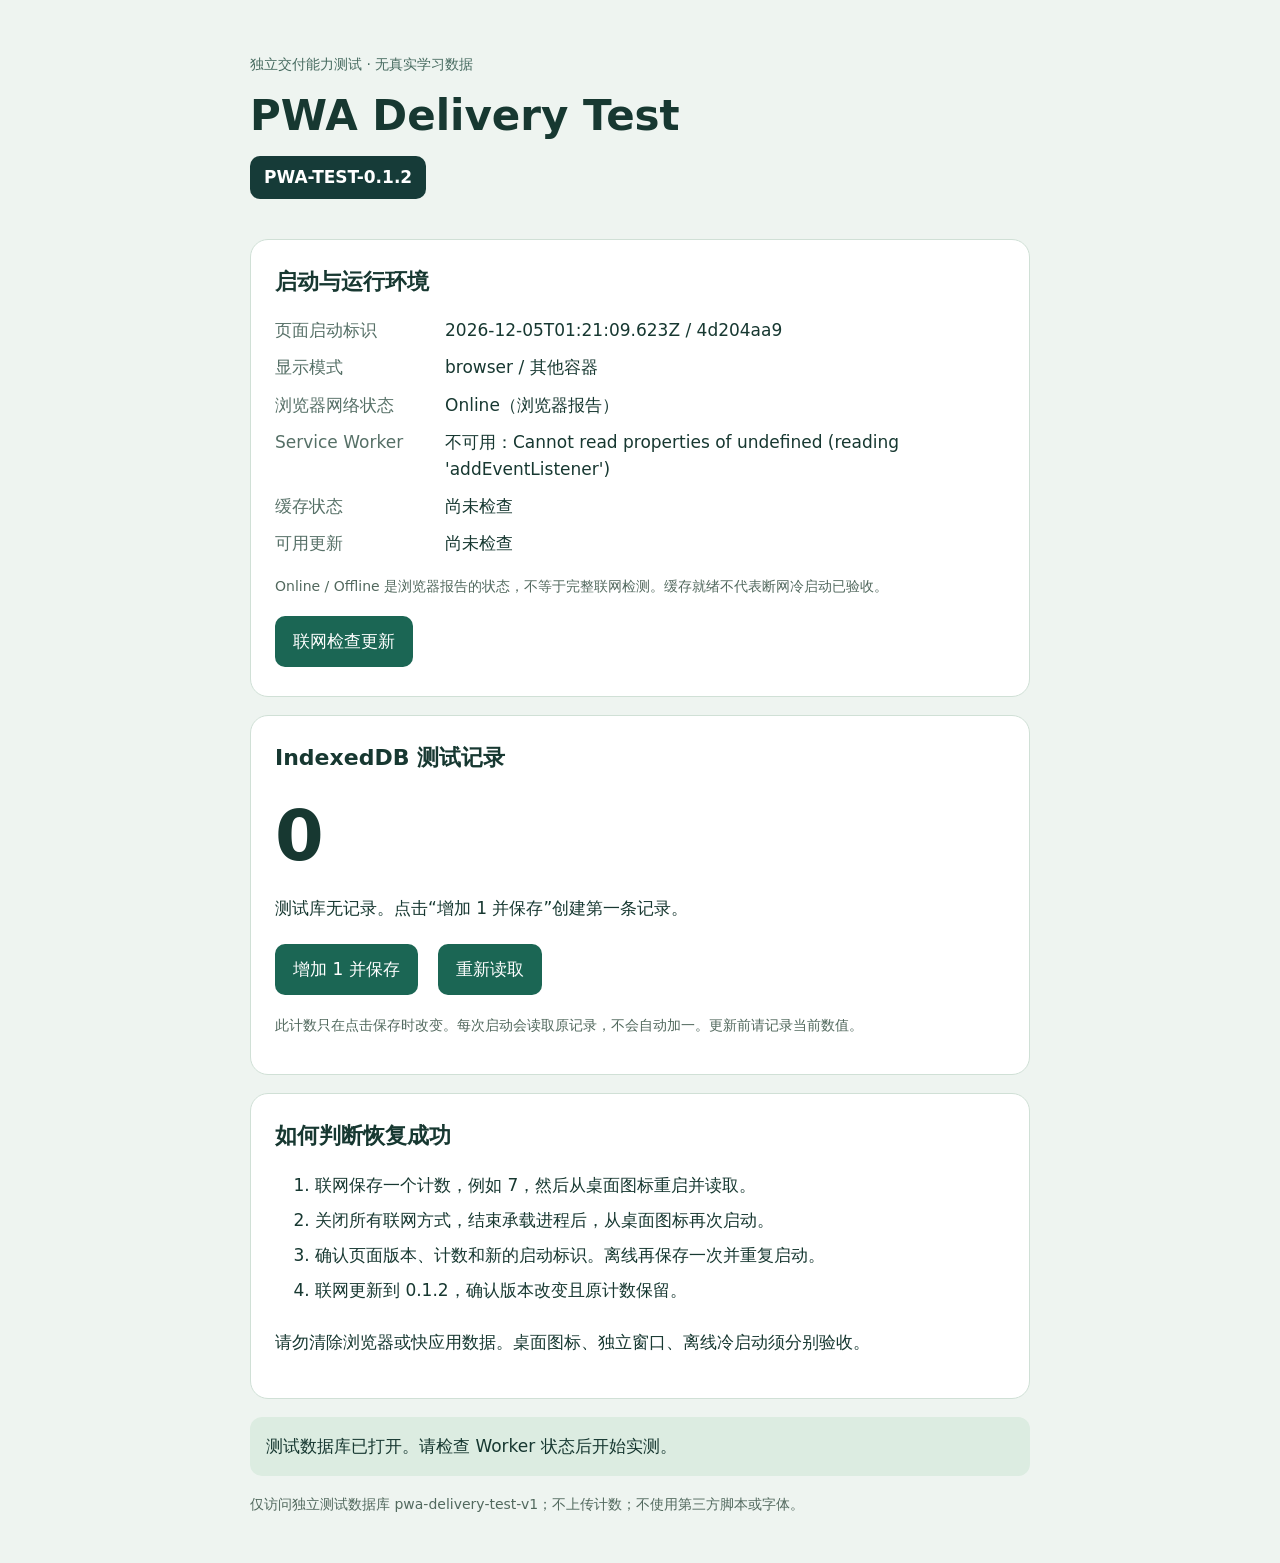
<file: index.html>
<!doctype html>
<html lang="zh-CN"><head><meta charset="utf-8"><meta name="viewport" content="width=device-width, initial-scale=1"><meta name="theme-color" content="#163b38"><title>PWA Delivery Test</title><link rel="manifest" href="./manifest.webmanifest"><link rel="icon" href="./icon-192.png"><link rel="stylesheet" href="./styles.css"><script defer src="./app.js"></script></head>
<body><main><header><span class="eyebrow">独立交付能力测试 · 无真实学习数据</span><h1>PWA Delivery Test</h1><strong class="version">PWA-TEST-0.1.2</strong></header>
<section><h2>启动与运行环境</h2><dl><dt>页面启动标识</dt><dd id="launch">正在读取</dd><dt>显示模式</dt><dd id="mode">正在读取</dd><dt>浏览器网络状态</dt><dd id="network">正在读取</dd><dt>Service Worker</dt><dd id="worker">正在检查</dd><dt>缓存状态</dt><dd id="cache">尚未检查</dd><dt>可用更新</dt><dd id="update-state">尚未检查</dd></dl><p class="note">Online / Offline 是浏览器报告的状态，不等于完整联网检测。缓存就绪不代表断网冷启动已验收。</p><button id="check-update" disabled>联网检查更新</button><button id="apply-update" hidden>启用新版本并重新载入</button></section>
<section><h2>IndexedDB 测试记录</h2><div class="counter" id="count">—</div><p id="saved">正在打开测试数据库</p><div class="actions"><button id="increment" disabled>增加 1 并保存</button><button id="read" disabled>重新读取</button></div><p class="note">此计数只在点击保存时改变。每次启动会读取原记录，不会自动加一。更新前请记录当前数值。</p></section>
<section><h2>如何判断恢复成功</h2><ol><li>联网保存一个计数，例如 7，然后从桌面图标重启并读取。</li><li>关闭所有联网方式，结束承载进程后，从桌面图标再次启动。</li><li>确认页面版本、计数和新的启动标识。离线再保存一次并重复启动。</li><li>联网更新到 0.1.2，确认版本改变且原计数保留。</li></ol><p>请勿清除浏览器或快应用数据。桌面图标、独立窗口、离线冷启动须分别验收。</p></section>
<p id="message" role="status" aria-live="polite">等待初始化</p><footer>仅访问独立测试数据库 pwa-delivery-test-v1；不上传计数；不使用第三方脚本或字体。</footer></main></body></html>
</file>
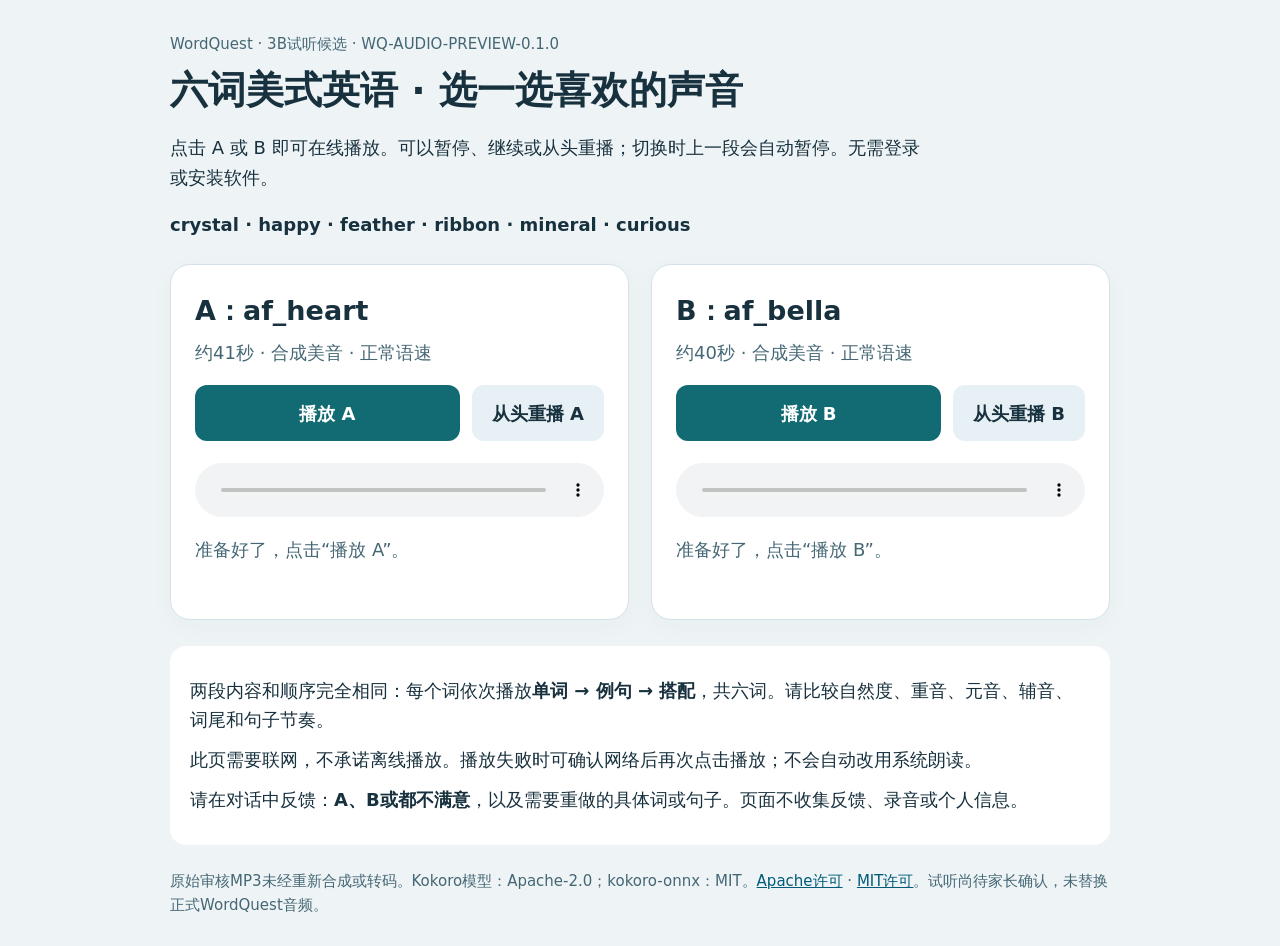
<file: wordquest-audio-preview/index.html>
<!doctype html>
<html lang="zh-CN">
<head>
<meta charset="utf-8">
<meta name="viewport" content="width=device-width, initial-scale=1">
<meta name="theme-color" content="#173947">
<meta http-equiv="Content-Security-Policy" content="default-src 'none'; media-src 'self'; style-src 'unsafe-inline'; script-src 'unsafe-inline'; base-uri 'none'; form-action 'none'">
<title>WordQuest · 六词美音试听</title>
<style>
*{box-sizing:border-box}body{margin:0;background:#eef4f6;color:#18313e;font:18px/1.65 system-ui,sans-serif}main{max-width:980px;margin:auto;padding:28px 20px}header{margin-bottom:24px}h1{font-size:clamp(26px,4vw,38px);line-height:1.3;margin:8px 0}h2{margin:0;font-size:27px}.tag{color:#456774;font-size:15px}.intro{max-width:760px}.players{display:grid;grid-template-columns:1fr 1fr;gap:22px}article{background:#fff;border:1px solid #d4e2e8;border-radius:20px;padding:24px;min-width:0;box-shadow:0 6px 24px #18313e08}.voice{color:#456774;margin:4px 0 18px}.actions{display:flex;gap:12px;flex-wrap:wrap}button{font:inherit;font-weight:700;min-height:56px;padding:13px 20px;border:0;border-radius:12px;cursor:pointer;touch-action:manipulation}.play{background:#126b73;color:#fff;flex:1}.replay{background:#e7f0f4;color:#18313e}button:focus-visible,a:focus-visible{outline:3px solid #c17a00;outline-offset:4px}audio{display:block;width:100%;margin-top:22px}.status{min-height:3.3em;margin-bottom:0;color:#456774;overflow-wrap:anywhere}.status.error{color:#a62020}.notes{margin-top:26px;padding:20px;background:#fff;border-radius:16px}.notes p{margin:10px 0}a{color:#005b78}.words{font-weight:600;overflow-wrap:anywhere}footer{font-size:15px;color:#456774;margin-top:24px}@media(max-width:680px){main{padding:20px 14px}.players{grid-template-columns:1fr}article{padding:22px}button{min-height:60px}}
</style>
</head>
<body><main>
<header><span class="tag">WordQuest · 3B试听候选 · WQ-AUDIO-PREVIEW-0.1.0</span><h1>六词美式英语 · 选一选喜欢的声音</h1>
<p class="intro">点击 A 或 B 即可在线播放。可以暂停、继续或从头重播；切换时上一段会自动暂停。无需登录或安装软件。</p>
<p class="words" lang="en-US">crystal · happy · feather · ribbon · mineral · curious</p></header>
<div class="players">
<article aria-labelledby="title-a"><h2 id="title-a">A：<span lang="en-US">af_heart</span></h2><p class="voice">约41秒 · 合成美音 · 正常语速</p>
<div class="actions"><button type="button" class="play" data-play="a" aria-controls="audio-a">播放 A</button><button type="button" class="replay" data-replay="a" aria-controls="audio-a">从头重播 A</button></div>
<audio id="audio-a" controls preload="none" aria-label="A af_heart 连续试听"><source src="./sampler-A.mp3" type="audio/mpeg"></audio>
<p id="status-a" class="status" role="status" aria-live="polite">准备好了，点击“播放 A”。</p></article>
<article aria-labelledby="title-b"><h2 id="title-b">B：<span lang="en-US">af_bella</span></h2><p class="voice">约40秒 · 合成美音 · 正常语速</p>
<div class="actions"><button type="button" class="play" data-play="b" aria-controls="audio-b">播放 B</button><button type="button" class="replay" data-replay="b" aria-controls="audio-b">从头重播 B</button></div>
<audio id="audio-b" controls preload="none" aria-label="B af_bella 连续试听"><source src="./sampler-B.mp3" type="audio/mpeg"></audio>
<p id="status-b" class="status" role="status" aria-live="polite">准备好了，点击“播放 B”。</p></article>
</div>
<section class="notes" aria-label="试听说明"><p>两段内容和顺序完全相同：每个词依次播放<strong>单词 → 例句 → 搭配</strong>，共六词。请比较自然度、重音、元音、辅音、词尾和句子节奏。</p>
<p>此页需要联网，不承诺离线播放。播放失败时可确认网络后再次点击播放；不会自动改用系统朗读。</p>
<p>请在对话中反馈：<strong>A、B或都不满意</strong>，以及需要重做的具体词或句子。页面不收集反馈、录音或个人信息。</p></section>
<footer>原始审核MP3未经重新合成或转码。Kokoro模型：Apache-2.0；kokoro-onnx：MIT。<a href="./licenses/kokoro-APACHE-2.0.txt">Apache许可</a> · <a href="./licenses/kokoro-onnx-MIT.txt">MIT许可</a>。试听尚待家长确认，未替换正式WordQuest音频。</footer>
<noscript><p>浏览器未启用JavaScript，请使用上方两个原生音频播放器；自定义播放按钮需要JavaScript。</p></noscript>
</main><script>
'use strict';
const tracks = ['a', 'b'].map(id => ({id, request: 0, failed: false, audio: document.getElementById('audio-' + id), button: document.querySelector('[data-play="' + id + '"]'), status: document.getElementById('status-' + id)}));
function report(track, text, error = false) { track.status.textContent = text; track.status.classList.toggle('error', error); }
function exclusive(track) { tracks.forEach(other => { if (other !== track) { other.request++; other.audio.pause(); } }); }
function failure(track, error) {
  track.failed = true; track.request++; track.audio.pause();
  track.button.textContent = '重试 ' + track.id.toUpperCase();
  const code = track.audio.error?.code;
  const message = error?.name === 'NotAllowedError' ? '浏览器暂未允许播放，请再次直接点击播放按钮。'
    : code === 3 ? '音频播放失败：浏览器未能解码这段MP3，请重试；若仍失败，请告知所用浏览器。'
    : code === 4 ? '音频播放失败：资源暂不可用或浏览器不支持，请确认联网后再点击播放重试。'
    : '音频播放失败，请确认已联网，再点击播放重试。';
  report(track, message, true);
}
async function start(track, restart = false) {
  exclusive(track);
  const attempt = ++track.request;
  const retry = track.failed || track.audio.error || track.audio.networkState === HTMLMediaElement.NETWORK_NO_SOURCE;
  track.failed = false;
  try {
    if (retry) track.audio.load();
    if (restart || track.audio.ended) track.audio.currentTime = 0;
    report(track, '正在载入音频…');
    await track.audio.play();
  } catch (error) {
    // A quick switch can interrupt an earlier pending play; it is not a media failure.
    if (attempt !== track.request || (error.name === 'AbortError' && track.audio.paused)) return;
    failure(track, error);
  }
}
tracks.forEach(track => {
  const label = track.id.toUpperCase();
  track.button.addEventListener('click', () => { if (!track.audio.paused && !track.failed) { track.request++; track.audio.pause(); } else start(track); });
  document.querySelector('[data-replay="' + track.id + '"]').addEventListener('click', () => start(track, true));
  track.audio.addEventListener('play', () => { exclusive(track); track.button.textContent = '暂停 ' + label; });
  track.audio.addEventListener('playing', () => { if (!track.failed && !track.audio.paused) report(track, '正在播放 ' + label + '，可随时暂停或重播。'); });
  track.audio.addEventListener('pause', () => { if (track.failed) return; track.button.textContent = '继续播放 ' + label; if (!track.audio.ended && !track.audio.error) report(track, '已暂停 ' + label + '。'); });
  track.audio.addEventListener('ended', () => { track.button.textContent = '播放 ' + label; report(track, label + ' 播放结束，可以再次试听。'); });
  track.audio.addEventListener('waiting', () => { if (!track.failed) report(track, '正在缓冲，请稍候…'); });
  track.audio.addEventListener('error', () => failure(track));
  // Some browsers report a failed <source> only on that source element.
  track.audio.querySelector('source').addEventListener('error', () => failure(track));
});
</script></body></html>
</file>
<file: styles.css>
*{box-sizing:border-box}body{margin:0;background:#eef4f0;color:#173831;font:17px/1.6 system-ui,sans-serif}main{max-width:820px;margin:auto;padding:28px 20px 48px}header{padding:22px 0}.eyebrow{color:#476b60;font-size:14px}h1{font-size:clamp(28px,5vw,42px);line-height:1.2;margin:14px 0}h2{font-size:22px;margin-top:0}.version{display:inline-block;background:#163b38;color:white;padding:8px 14px;border-radius:10px}section{background:white;padding:24px;border:1px solid #d0e0d6;border-radius:18px;margin:18px 0}dl{display:grid;grid-template-columns:160px 1fr;gap:10px}dt{color:#567067}dd{margin:0;overflow-wrap:anywhere}.note,footer{font-size:14px;color:#52695e}.counter{font-size:70px;font-weight:750;line-height:1.2}.actions{display:flex;gap:12px;flex-wrap:wrap}button{font:inherit;background:#1b6654;color:white;border:0;border-radius:10px;min-height:50px;padding:12px 18px;margin:5px 8px 5px 0;cursor:pointer}button:disabled{opacity:.5;cursor:wait}button:focus-visible{outline:3px solid #b07b08;outline-offset:3px}[hidden]{display:none!important}#message{padding:16px;background:#dcece1;border-radius:12px;overflow-wrap:anywhere}#message.error{background:#ffddd7;color:#7f2719}li{padding-bottom:8px}@media(max-width:520px){dl{grid-template-columns:1fr;gap:4px}dd{margin-bottom:10px}section{padding:18px}main{padding:18px 14px}}
</file>
